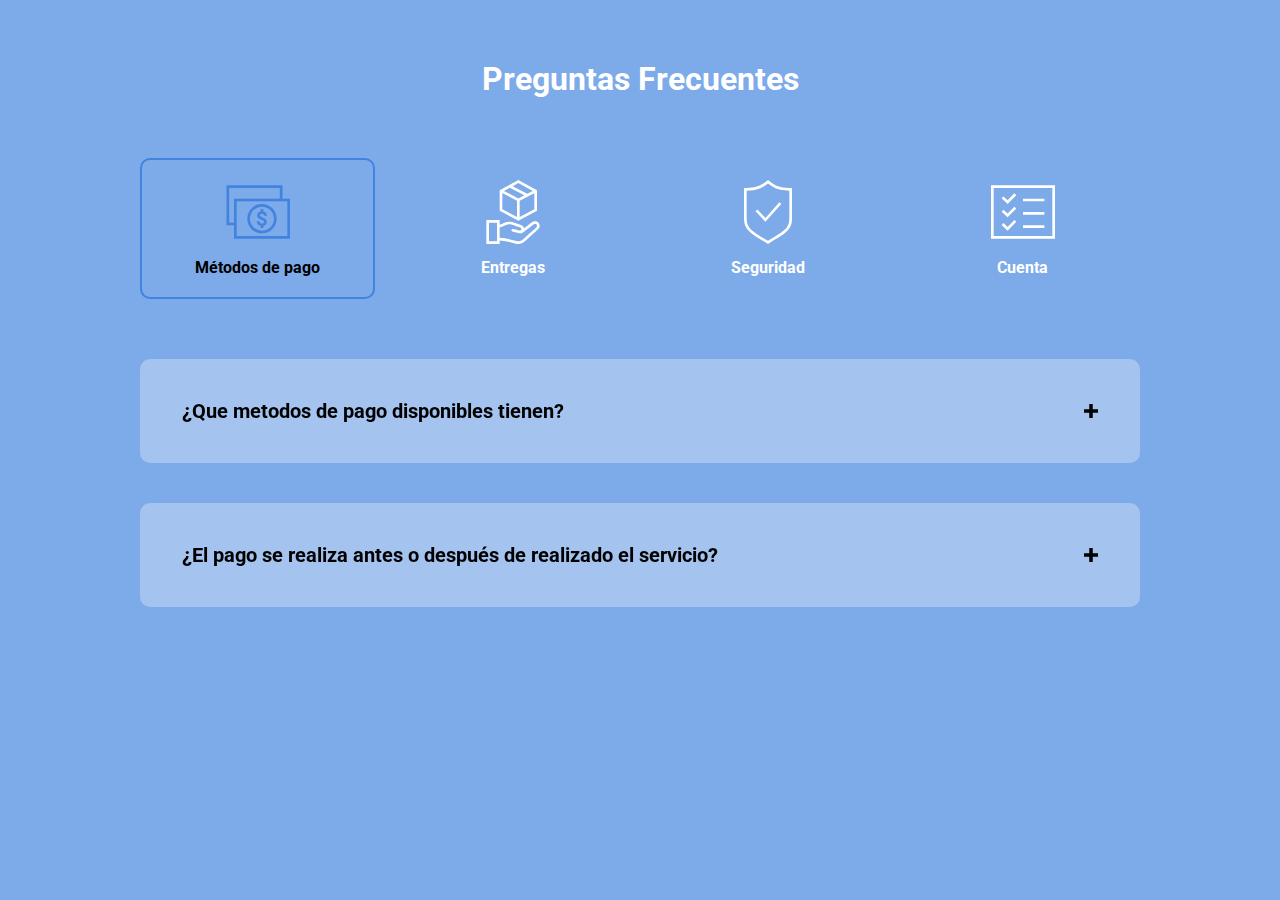
<file: faq.html>
<!DOCTYPE html>
<html lang="en">
<head>
	<meta charset="UTF-8">
	<meta name="viewport" content="width=device-width, initial-scale=1.0">
	<link rel="preconnect" href="https://fonts.gstatic.com">
	<link href="https://fonts.googleapis.com/css2?family=Roboto:wght@400;700&display=swap" rel="stylesheet">
	<link rel="icon" href="galeria/logorosnewpng.png">
	<link rel="stylesheet" href="css/estilosfaq.css">
	<title>Preguntas Frecuentes</title>
</head>
<body>
	<main>
		<h1 class="titulo">Preguntas Frecuentes</h1>
		<!--BARRA DE NAVEGACIÓN-->
		<div class="categorias" id="categorias">
			<div class="categoria activa" data-categoria="metodos-pago">
				<svg viewbox="0 0 24 24" xmlns="http://www.w3.org/2000/svg" fill-rule="evenodd" clip-rule="evenodd"><path d="M21.19 7h2.81v15h-21v-5h-2.81v-15h21v5zm1.81 1h-19v13h19v-13zm-9.5 1c3.036 0 5.5 2.464 5.5 5.5s-2.464 5.5-5.5 5.5-5.5-2.464-5.5-5.5 2.464-5.5 5.5-5.5zm0 1c2.484 0 4.5 2.016 4.5 4.5s-2.016 4.5-4.5 4.5-4.5-2.016-4.5-4.5 2.016-4.5 4.5-4.5zm.5 8h-1v-.804c-.767-.16-1.478-.689-1.478-1.704h1.022c0 .591.326.886.978.886.817 0 1.327-.915-.167-1.439-.768-.27-1.68-.676-1.68-1.693 0-.796.573-1.297 1.325-1.448v-.798h1v.806c.704.161 1.313.673 1.313 1.598h-1.018c0-.788-.727-.776-.815-.776-.55 0-.787.291-.787.622 0 .247.134.497.957.768 1.056.344 1.663.845 1.663 1.746 0 .651-.376 1.288-1.313 1.448v.788zm6.19-11v-4h-19v13h1.81v-9h17.19z"/></svg>
				<p>Métodos de pago</p>
			</div>
			<div class="categoria" data-categoria="entregas">
				<svg viewbox="0 0 24 24" xmlns="http://www.w3.org/2000/svg" fill-rule="evenodd" clip-rule="evenodd"><path d="M7 24h-5v-9h5v1.735c.638-.198 1.322-.495 1.765-.689.642-.28 1.259-.417 1.887-.417 1.214 0 2.205.499 4.303 1.205.64.214 1.076.716 1.175 1.306 1.124-.863 2.92-2.257 2.937-2.27.357-.284.773-.434 1.2-.434.952 0 1.751.763 1.751 1.708 0 .49-.219.977-.627 1.356-1.378 1.28-2.445 2.233-3.387 3.074-.56.501-1.066.952-1.548 1.393-.749.687-1.518 1.006-2.421 1.006-.405 0-.832-.065-1.308-.2-2.773-.783-4.484-1.036-5.727-1.105v1.332zm-1-8h-3v7h3v-7zm1 5.664c2.092.118 4.405.696 5.999 1.147.817.231 1.761.354 2.782-.581 1.279-1.172 2.722-2.413 4.929-4.463.824-.765-.178-1.783-1.022-1.113 0 0-2.961 2.299-3.689 2.843-.379.285-.695.519-1.148.519-.107 0-.223-.013-.349-.042-.655-.151-1.883-.425-2.755-.701-.575-.183-.371-.993.268-.858.447.093 1.594.35 2.201.52 1.017.281 1.276-.867.422-1.152-.562-.19-.537-.198-1.889-.665-1.301-.451-2.214-.753-3.585-.156-.639.278-1.432.616-2.164.814v3.888zm3.79-19.913l3.21-1.751 7 3.86v7.677l-7 3.735-7-3.735v-7.719l3.784-2.064.002-.005.004.002zm2.71 6.015l-5.5-2.864v6.035l5.5 2.935v-6.106zm1 .001v6.105l5.5-2.935v-6l-5.5 2.83zm1.77-2.035l-5.47-2.848-2.202 1.202 5.404 2.813 2.268-1.167zm-4.412-3.425l5.501 2.864 2.042-1.051-5.404-2.979-2.139 1.166z"/></svg>
				<p>Entregas</p>
			</div>
			<div class="categoria" data-categoria="seguridad">
				<svg viewbox="0 0 24 24" xmlns="http://www.w3.org/2000/svg" fill-rule="evenodd" clip-rule="evenodd"><path d="M12 0c-3.371 2.866-5.484 3-9 3v11.535c0 4.603 3.203 5.804 9 9.465 5.797-3.661 9-4.862 9-9.465v-11.535c-3.516 0-5.629-.134-9-3zm0 1.292c2.942 2.31 5.12 2.655 8 2.701v10.542c0 3.891-2.638 4.943-8 8.284-5.375-3.35-8-4.414-8-8.284v-10.542c2.88-.046 5.058-.391 8-2.701zm5 7.739l-5.992 6.623-3.672-3.931.701-.683 3.008 3.184 5.227-5.878.728.685z"/></svg>
				<p>Seguridad</p>
			</div>
			<div class="categoria" data-categoria="cuenta">
				<svg viewbox="0 0 24 24" xmlns="http://www.w3.org/2000/svg" fill-rule="evenodd" clip-rule="evenodd"><path d="M9.484 15.696l-.711-.696-2.552 2.607-1.539-1.452-.698.709 2.25 2.136 3.25-3.304zm0-5l-.711-.696-2.552 2.607-1.539-1.452-.698.709 2.25 2.136 3.25-3.304zm0-5l-.711-.696-2.552 2.607-1.539-1.452-.698.709 2.25 2.136 3.25-3.304zm10.516 11.304h-8v1h8v-1zm0-5h-8v1h8v-1zm0-5h-8v1h8v-1zm4-5h-24v20h24v-20zm-1 19h-22v-18h22v18z"/></svg>
				<p>Cuenta</p>
			</div>
		</div>

		<div class="preguntas">

			<!-- Preguntas Metodos de pago -->
			<div class="contenedor-preguntas activo" data-categoria="metodos-pago">
				<div class="contenedor-pregunta">
					<p class="pregunta">¿Que metodos de pago disponibles tienen? <img src="imgfaq/suma.svg" alt="Abrir Respuesta" /></p>
					<p class="respuesta">Lorem ipsum, dolor sit amet consectetur adipisicing elit. Lorem ipsum, dolor sit amet consectetur adipisicing elit. Voluptatum laborum porro voluptates, sequi aliquam mollitia! Nostrum eius iure sapiente, voluptates soluta adipisci, perferendis voluptatibus eligendi vel saepe harum. Consectetur, doloribus.adipisicing elit.</p>
				</div>
				<div class="contenedor-pregunta">
					<p class="pregunta">¿El pago se realiza antes o después de realizado el servicio? <img src="imgfaq/suma.svg" alt="Abrir Respuesta" /></p>
					<p class="respuesta">Lorem ipsum, dolor sit amet consectetur adipisicing elit. Voluptatum laborum porro voluptates, sequi aliquam mollitia! Nostrum eius iure sapiente, voluptates soluta adipisci, perferendis voluptatibus eligendi vel saepe harum. Consectetur, doloribus.adipisicing elit. Voluptatum laborum porro voluptates, sequi aliquam mollitia! Nostrum eius iure sapiente, voluptates soluta adipisci, perferendis voluptatibus eligendi vel saepe harum. Consectetur, doloribus.</p>
				</div>
			</div>

			<!-- Preguntas Entregas -->
			<div class="contenedor-preguntas" data-categoria="entregas">
				<div class="contenedor-pregunta">
					<p class="pregunta">¿Tienen recojos/entregas a domicilio? <img src="imgfaq/suma.svg" alt="Abrir Respuesta" /></p>
					<p class="respuesta">Lorem ipsum, dolor sit amet consectetur adipisicing elit. Voluptatum laborum porro voluptates, sequi aliquam mollitia! Nostrum eius iure sapiente, voluptates soluta adipisci, perferendis voluptatibus eligendi vel saepe harum. Consectetur, doloribus.adipisicing elit. Voluptatum laborum porro voluptates, sequi aliquam mollitia! Nostrum eius iure sapiente, voluptates soluta adipisci, perferendis voluptatibus eligendi vel saepe harum. Consectetur, doloribus.adipisicing elit. Voluptatum laborum porro voluptates, sequi aliquam mollitia! Nostrum eius iure sapiente, voluptates soluta adipisci, perferendis voluptatibus eligendi vel saepe harum. Consectetur, doloribus.</p>
				</div>
				<div class="contenedor-pregunta">
					<p class="pregunta">¿El plazo de realización del servicio incluye el tiempo estimado de entrega? <img src="imgfaq/suma.svg" alt="Abrir Respuesta" /></p>
					<p class="respuesta">Lorem ipsum, dolor sit amet consectetur adipisicing elit. Voluptatum laborum porro voluptates, sequi aliquam mollitia! Nostrum eius iure sapiente, voluptates soluta adipisci, perferendis voluptatibus eligendi vel saepe harum. Consectetur, doloribus.adipisicing elit. Voluptatum laborum porro voluptates, sequi aliquam mollitia! Nostrum eius iure sapiente, voluptates soluta adipisci, perferendis voluptatibus eligendi vel saepe harum. Consectetur, doloribus.</p>
				</div>
			</div>

			<!-- Preguntas Seguridad -->
			<div class="contenedor-preguntas" data-categoria="seguridad">
				<div class="contenedor-pregunta">
					<p class="pregunta">¿Como puedo saber si son confiables? <img src="imgfaq/suma.svg" alt="Abrir Respuesta" /></p>
					<p class="respuesta">Lorem ipsum, dolor sit amet consectetur adipisicing elit. Voluptatum laborum porro voluptates, sequi aliquam mollitia! Nostrum eius iure sapiente, voluptates soluta adipisci, perferendis voluptatibus eligendi vel saepe harum. Consectetur, doloribus.adipisicing elit. Voluptatum laborum porro voluptates, sequi aliquam mollitia! Nostrum eius iure sapiente, voluptates soluta adipisci, perferendis voluptatibus eligendi vel saepe harum. Consectetur, doloribus.adipisicing elit. Voluptatum laborum porro voluptates, sequi aliquam mollitia! Nostrum eius iure sapiente, voluptates soluta adipisci, perferendis voluptatibus eligendi vel saepe harum. Consectetur, doloribus.</p>
				</div>
				<div class="contenedor-pregunta">
					<p class="pregunta">¿Que pasa con mis datos personales? <img src="imgfaq/suma.svg" alt="Abrir Respuesta" /></p>
					<p class="respuesta">Lorem ipsum, dolor sit amet consectetur adipisicing elit. Voluptatum laborum porro voluptates, sequi aliquam mollitia! Nostrum eius iure sapiente, voluptates soluta adipisci, perferendis voluptatibus eligendi vel saepe harum. Consectetur, doloribus.adipisicing elit. Voluptatum laborum porro voluptates, sequi aliquam mollitia! Nostrum eius iure sapiente, voluptates soluta adipisci, perferendis voluptatibus eligendi vel saepe harum. Consectetur, doloribus.</p>
				</div>
			</div>

			<!-- Preguntas Cuenta -->
			<div class="contenedor-preguntas" data-categoria="cuenta">
				<div class="contenedor-pregunta">
					<p class="pregunta">¿Como puedo acceder a mis pedidos? <img src="imgfaq/suma.svg" alt="Abrir Respuesta" /></p>
					<p class="respuesta">Lorem ipsum, dolor sit amet consectetur adipisicing elit. Voluptatum laborum porro voluptates, sequi aliquam mollitia! Nostrum eius iure sapiente, voluptates soluta adipisci, perferendis voluptatibus eligendi vel saepe harum. Consectetur, doloribus.adipisicing elit. Voluptatum laborum porro voluptates, sequi aliquam mollitia! Nostrum eius iure sapiente, voluptates soluta adipisci, perferendis voluptatibus eligendi vel saepe harum. Consectetur, doloribus.adipisicing elit. Voluptatum laborum porro voluptates, sequi aliquam mollitia! Nostrum eius iure sapiente, voluptates soluta adipisci, perferendis voluptatibus eligendi vel saepe harum. Consectetur, doloribus.</p>
				</div>
				<div class="contenedor-pregunta">
					<p class="pregunta">¿Como puedo cambiar mi contraseña? <img src="imgfaq/suma.svg"" alt="Abrir Respuesta" /></p>
					<p class="respuesta">Lorem ipsum, dolor sit amet consectetur adipisicing elit. Voluptatum laborum porro voluptates, sequi aliquam mollitia! Nostrum eius iure sapiente, voluptates soluta adipisci, perferendis voluptatibus eligendi vel saepe harum. Consectetur, doloribus.adipisicing elit. Voluptatum laborum porro voluptates, sequi aliquam mollitia! Nostrum eius iure sapiente, voluptates soluta adipisci, perferendis voluptatibus eligendi vel saepe harum. Consectetur, doloribus.</p>
				</div>
			</div>
		</div>
	</main>

	<script src="js/categorias.js"></script>
	<script src="js/preguntasFrecuentes.js"></script>
</body>
</html>
</file>
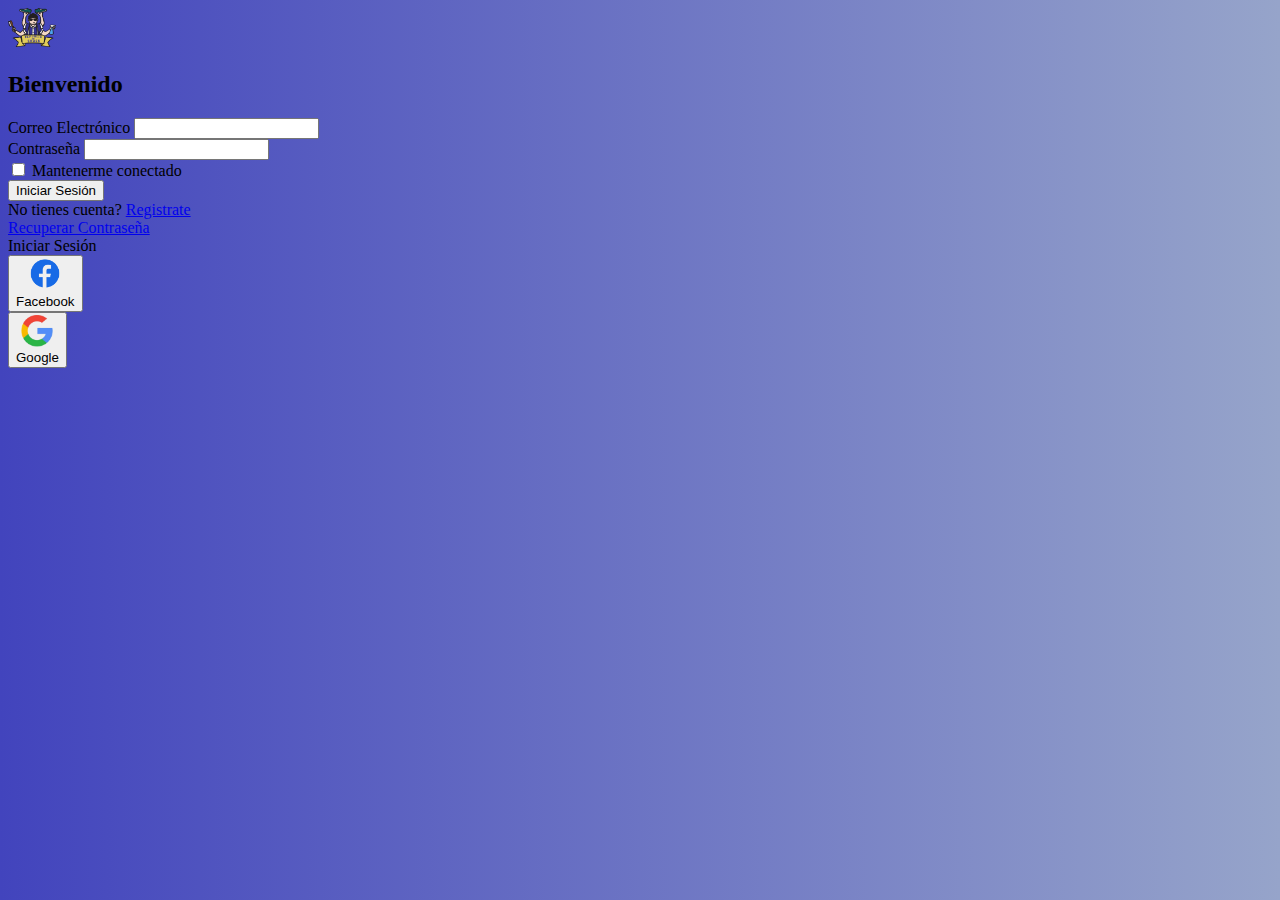
<file: inisesion.html>
<!DOCTYPE html>
<html lang="en">
<head>
    <meta charset="UTF-8">
    <meta http-equiv="X-UA-Compatible" content="IE=edge">
    <meta name="viewport" content="width=device-width, initial-scale=1.0">
    <link rel="icon" href="galeria/logorosnewpng.png">
    <title>Inicio de Sesión</title>
    <link href="https://cdn.jsdelivr.net/npm/bootstrap@5.3.0-alpha1/dist/css/bootstrap.min.css" rel="stylesheet" integrity="sha384-GLhlTQ8iRABdZLl6O3oVMWSktQOp6b7In1Zl3/Jr59b6EGGoI1aFkw7cmDA6j6gD" crossorigin="anonymous">

    <style>

        body{
            background: #2e49a3;
            background: linear-gradient(to right, #4244bd, #96a4ca);
        }
        .bg{
            background-image: url(media/imgform.jpg);
            background-position: center center;
        }
    </style>
</head>
<body>
    <!--ESTRUCTURA-->
    <div class="container w-75 bg-primary mt-5 rounded shadow">
        <div class="row align-items-stretch">
            <div class="col bg d-none d-lg-block col-md-5 col-lg-5 col-xl-6">

            </div>
            <div class="col bg-white p-5 rounded-end">
                <div class="text-end">
                    <img src="media/logorosnewpng.png" width="48" alt="">
                </div>

                <h2 class="fw-bold text-center py-5">Bienvenido</h2>

                <!-- INICIO DE SESION -->

                <form action="#">
                    <div class="mb-4">
                        <label for="email" class="form-label">Correo Electrónico</label>
                        <input type="email" class="form-control" name="email">
                    </div>
                    <div class="mb-4">
                        <label for="password" class="form-label">Contraseña</label>
                        <input type="password" class="form-control" name="password">
                    </div>
                    <div class="mb-4">
                        <input type="checkbox" name="connected" class="form-check-input">
                        <label for="connected" class="form-check-label">Mantenerme conectado</label>
                    </div>

                    <div class="d-grid">
                        <button type="submit" class="btn btn-primary" formaction="index.html">Iniciar Sesión</button>
                    </div>

                    <div class="my-3">
                        <span>No tienes cuenta? <a href="registro.html">Registrate</a></span> <br>
                        <span><a href=#>Recuperar Contraseña</a></span>
                    </div>
                </form>

                <!-- INICIO DE SESIÓN CON REDES SOCIALES -->

                <div class="container w-100 my-5">
                    <div class="row text-center">
                        <div class="col-12">Iniciar Sesión</div>
                    </div>
                    <div class="row">
                        <div class="col">
                            <button class="btn btn-outline-primary w-100 my-1">
                                <div class="row align-items-center">
                                    <div class="col-2 d-none d-md-block">
                                        <img src="media/facebook.png" width="32" alt="">
                                    </div>

                                    <div class="col-12 col-md-10 text-center">
                                        Facebook
                                    </div>
                                </div>
                            </button>
                        </div>
                        <div class="col">
                            <button class="btn btn-outline-danger w-100 my-1">
                                <div class="row align-items-center">
                                    <div class="col-2 d-none d-md-block">
                                        <img src="media/google.png" width="32" alt="">
                                    </div>

                                    <div class="col-12 col-md-10 text-center">
                                        Google
                                    </div>
                                </div>
                            </button>
                        </div>
                    </div>
                </div>
            </div>
        </div>
    </div>

    <script src="https://cdn.jsdelivr.net/npm/bootstrap@5.3.0-alpha1/dist/js/bootstrap.bundle.min.js" integrity="sha384-w76AqPfDkMBDXo30jS1Sgez6pr3x5MlQ1ZAGC+nuZB+EYdgRZgiwxhTBTkF7CXvN" crossorigin="anonymous"></script>
</body>
</html>
</file>
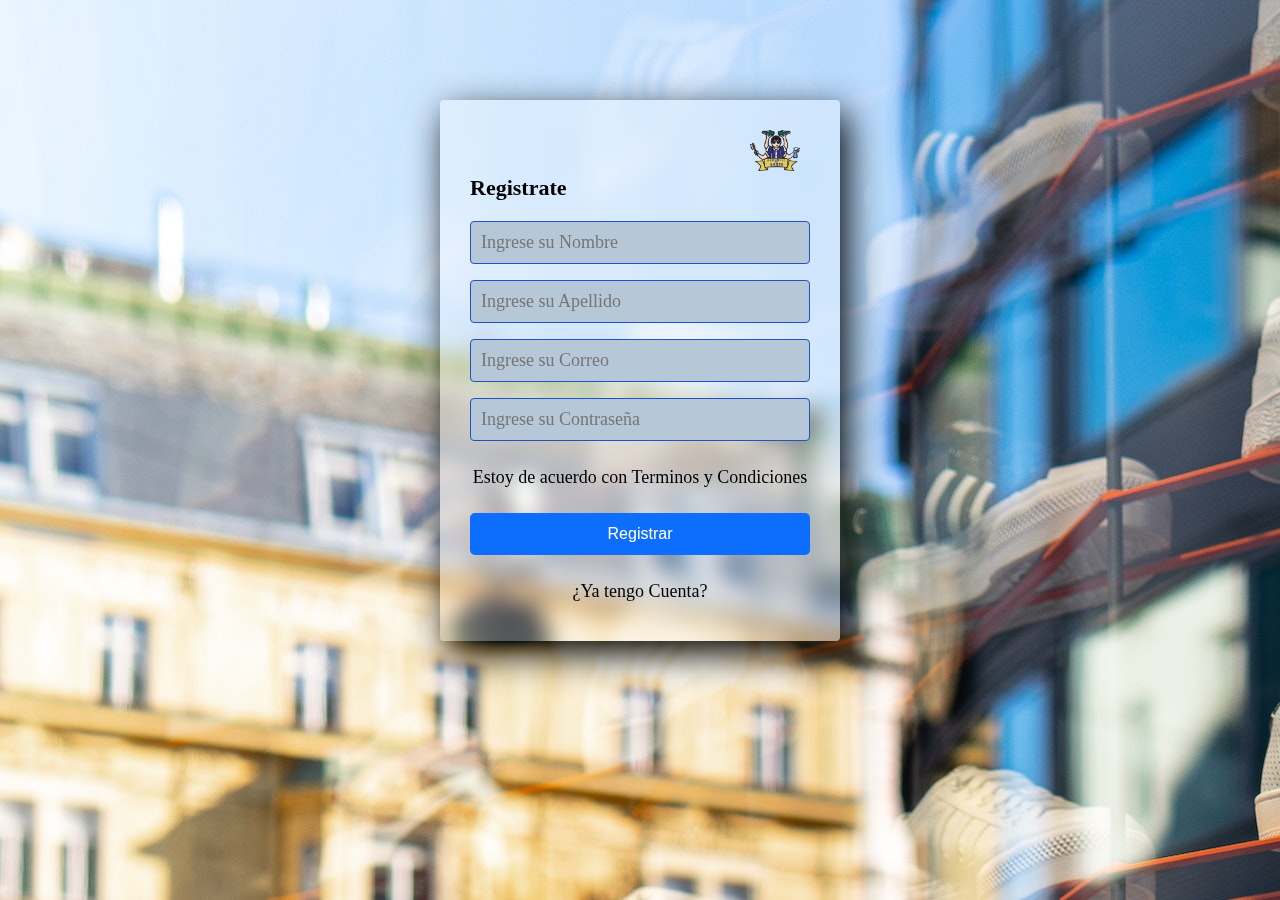
<file: registro.html>
<!DOCTYPE html>
<html lang="en">
<head>
    <meta charset="UTF-8">
    <meta http-equiv="X-UA-Compatible" content="IE=edge">
    <meta name="viewport" content="width=device-width, initial-scale=1.0">
    <link rel="icon" href="galeria/logorosnewpng.png">
    <title>Formulario de Registro</title>
    <link rel="stylesheet" href="css/estilosregistro.css">
</head>
<body>
  <section class="form-register">
    <img class="logo" src="media/logorosnewpng.png" alt="">
    <h4>Registrate</h4>
    <!--formulario de registro-->
    <form>
      <input class="controls" type="text" name="nombres" id="nombres" placeholder="Ingrese su Nombre">
      <input class="controls" type="text" name="apellidos" id="apellidos" placeholder="Ingrese su Apellido">
      <input class="controls" type="email" name="correo" id="correo" placeholder="Ingrese su Correo">
      <input class="controls" type="password" name="correo" id="correo" placeholder="Ingrese su Contraseña">
      <p>Estoy de acuerdo con <a href="#">Terminos y Condiciones</a></p>
      <input class="boton" type="submit" value="Registrar">
    </form>
    <p><a href="inisesion.html">¿Ya tengo Cuenta?</a></p>
  </section>
</body>
</html>
</file>
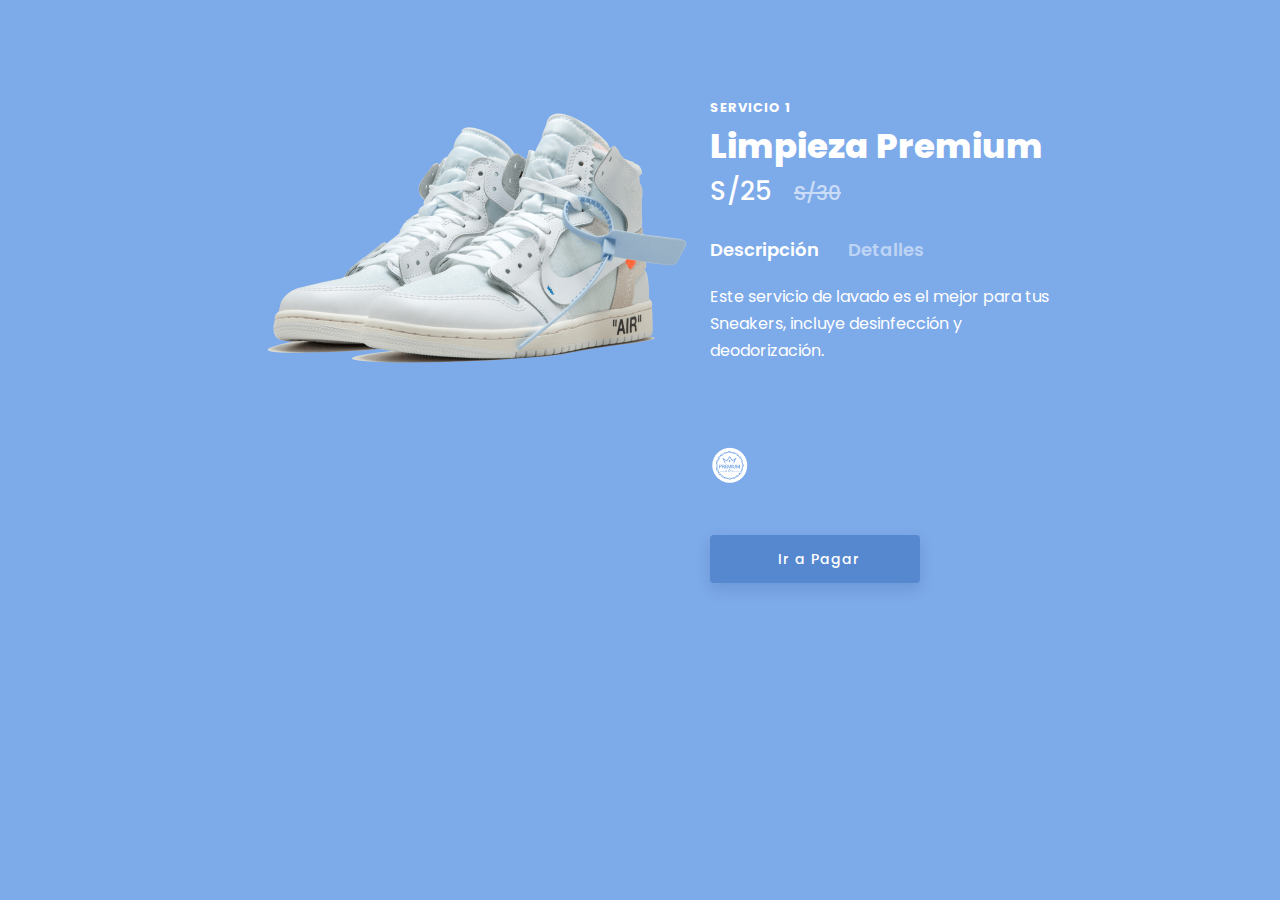
<file: paginasproducto/paginaproducto.html>
<!DOCTYPE html>
<html lang="en" >
<head>
  	<meta charset="UTF-8">
  	<title> Servicio 1 Republic Of Shoes </title>
	<link rel='stylesheet' href='https://unicons.iconscout.com/release/v2.1.9/css/unicons.css'>
	<link rel="stylesheet" href="estilospagprod.css">
	<link rel="icon" href="/media/logorosnewpng.png">
</head>
<body>
	<div class="section-fluid-main">
		<div class="section">
	      	<div class="info-wrap mob-margin">
	      		<p class="title-up">Servicio 1</p>
	      		<h2> Limpieza Premium </h2>
	      		<h4>S/25 <span>S/30</span></h4>	
	      		<div class="section-fluid">
	      			<input class="desc-btn" type="radio" id="desc-1" name="desc-btn" checked/>
	      			<label for="desc-1">Descripción</label> 
	      			<input class="desc-btn" type="radio" id="desc-2" name="desc-btn"/>
	      			<label for="desc-2">Detalles</label> 
		      		<div class="section-fluid desc-sec accor-1">
		      			<p>Este servicio de lavado es el mejor para tus Sneakers,
							incluye desinfección y deodorización.</p>
		      		</div>	
		      		<div class="section-fluid desc-sec accor-2">
			      		<div class="section-inline">
			      			<p><span>4</span>Días<br>Servicio</p>
			      		</div>	
			      		<div class="section-inline">
			      			<p><span>1</span>Día<br>Entrega</p>
			      		</div>
			      		<div class="section-inline">
			      			<p><span>Recojo/Entrega</span><br>no incluye</p>
			      		</div>
			      		<div class="section-inline">
			      			<p><span>IGV</span><br>no incluye</p>
			      		</div>
		      		</div>	
	      		</div>	
	      	</div>
	      	<div class="clearfix"></div>
	      	<input class="item-btn for-item-1" type="radio" id="item-1" name="item-btn" checked/>
	      	<label class="first-item" for="item-1"></label> 
	      	<div class="clearfix"></div>
	      	<div class="info-wrap">
				<a href="../pagos/index.html" class="btn"><i class="uil uil-shopping-cart icon"></i> Ir a Pagar</a>
	      	</div>
	      	<div class="img-wrap1 servicio-1"></div>		
		</div>
	</div>
</body>
</html>
</file>
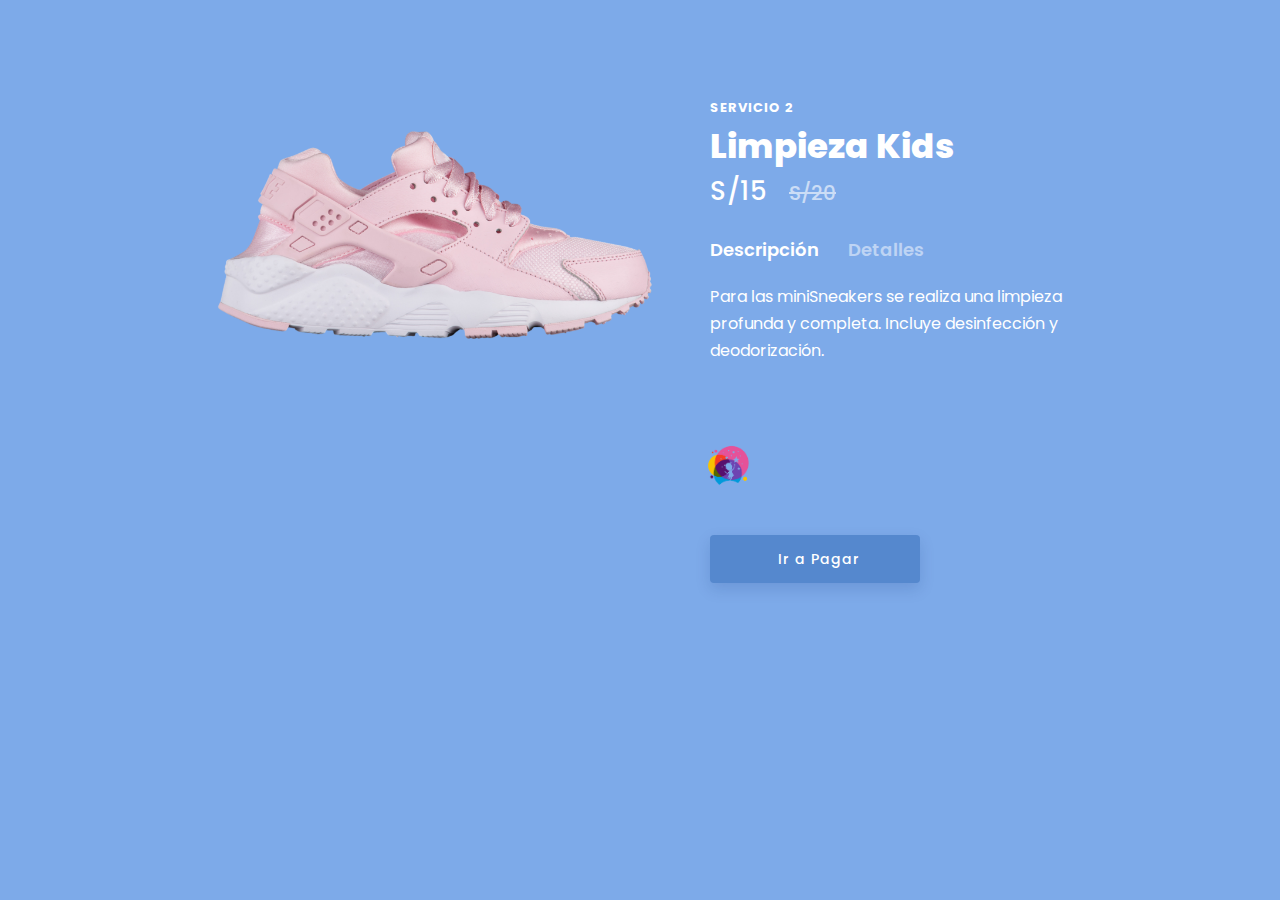
<file: paginasproducto/paginaproducto2.html>
<!DOCTYPE html>
<html lang="en" >
<head>
  	<meta charset="UTF-8">
  	<title> Servicio 2 Republic Of Shoes </title>
	<link rel='stylesheet' href='https://unicons.iconscout.com/release/v2.1.9/css/unicons.css'>
	<link rel="stylesheet" href="estilospagprod.css">
	<link rel="icon" href="galeria/logorosnewpng.png">
</head>
<body>
	<div class="section-fluid-main">
		<div class="section">
	      	<div class="info-wrap mob-margin">
	      		<p class="title-up">Servicio 2</p>
	      		<h2> Limpieza Kids </h2>
	      		<h4>S/15 <span>S/20</span></h4>	
	      		<div class="section-fluid">
	      			<input class="desc-btn" type="radio" id="desc-1" name="desc-btn" checked/>
	      			<label for="desc-1">Descripción</label> 
	      			<input class="desc-btn" type="radio" id="desc-2" name="desc-btn"/>
	      			<label for="desc-2">Detalles</label> 
		      		<div class="section-fluid desc-sec accor-1">
		      			<p>Para las miniSneakers se realiza una limpieza profunda y completa.
							Incluye desinfección y deodorización.</p>
		      		</div>	
		      		<div class="section-fluid desc-sec accor-2">
			      		<div class="section-inline">
			      			<p><span>2</span>Días<br>Servicio</p>
			      		</div>	
			      		<div class="section-inline">
			      			<p><span>1</span>Día<br>Entrega</p>
			      		</div>
			      		<div class="section-inline">
			      			<p><span>Recojo/Entrega</span><br>no incluye</p>
			      		</div>
			      		<div class="section-inline">
			      			<p><span>IGV</span><br>no incluye</p>
			      		</div>
		      		</div>	
	      		</div>	
	      	</div>
	      	<div class="clearfix"></div>
	      	<input class="item-btn for-item-2" type="radio" id="item-2" name="item-btn" checked/>
	      	<label class="second-item" for="item-2"></label> 
	      	<div class="clearfix"></div>
	      	<div class="info-wrap">
				<a href="../pagos/index.html" class="btn"><i class="uil uil-shopping-cart icon"></i> Ir a Pagar</a>
	      	</div>
	      	<div class="img-wrap2 servicio-2"></div>		
		</div>
	</div>
</body>
</html>
</file>
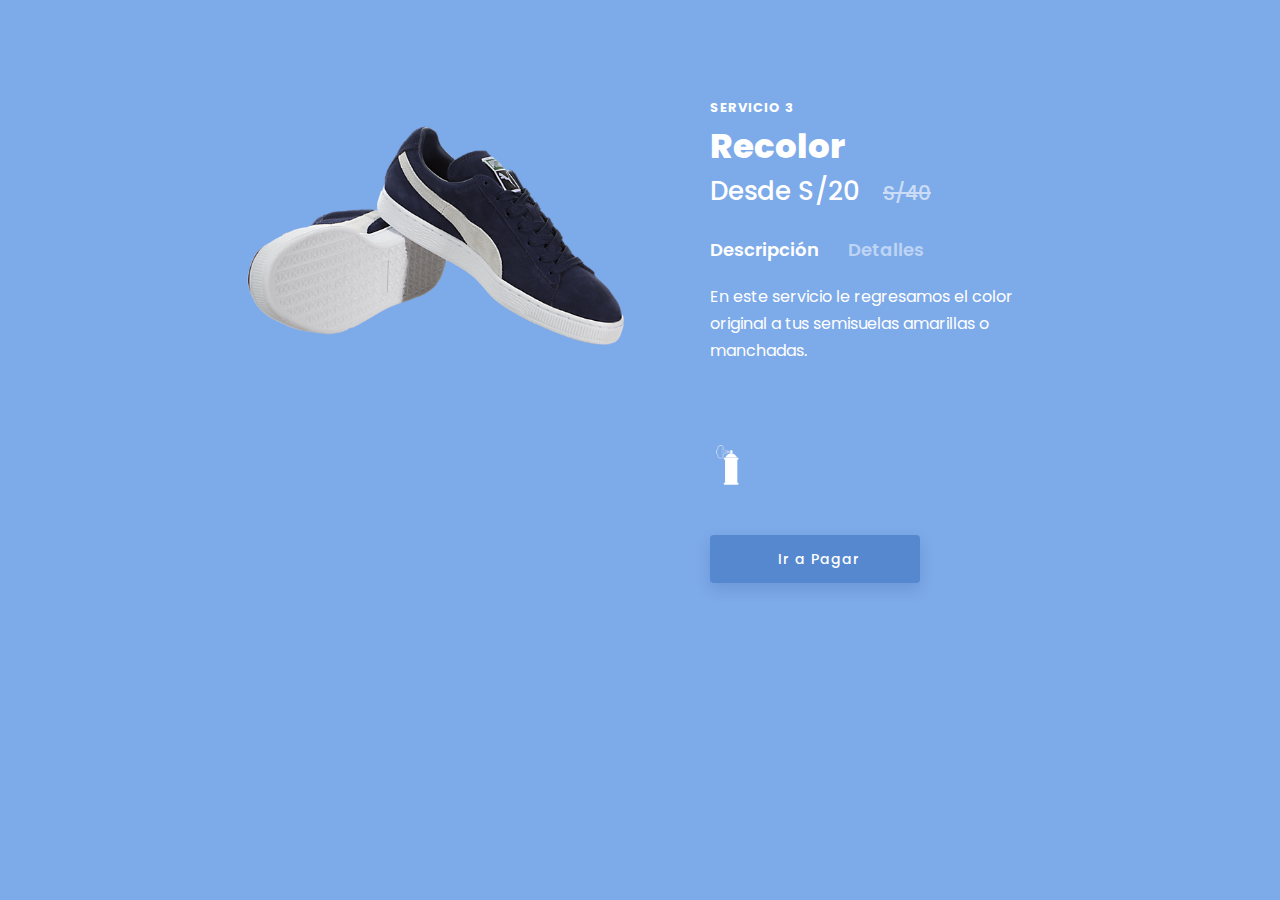
<file: paginasproducto/paginaproducto3.html>
<!DOCTYPE html>
<html lang="en" >
<head>
  	<meta charset="UTF-8">
  	<title> Servicio 3 Republic Of Shoes </title>
	<link rel='stylesheet' href='https://unicons.iconscout.com/release/v2.1.9/css/unicons.css'>
	<link rel="stylesheet" href="estilospagprod.css">
	<link rel="icon" href="galeria/logorosnewpng.png">
</head>
<body>
	<div class="section-fluid-main">
		<div class="section">
	      	<div class="info-wrap mob-margin">
	      		<p class="title-up">Servicio 3</p>
	      		<h2> Recolor </h2>
	      		<h4>Desde S/20 <span>S/40</span></h4>	
	      		<div class="section-fluid">
	      			<input class="desc-btn" type="radio" id="desc-1" name="desc-btn" checked/>
	      			<label for="desc-1">Descripción</label> 
	      			<input class="desc-btn" type="radio" id="desc-2" name="desc-btn"/>
	      			<label for="desc-2">Detalles</label> 
		      		<div class="section-fluid desc-sec accor-1">
		      			<p>En este servicio le regresamos el color original a tus semisuelas 
							amarillas o manchadas.</p>
		      		</div>	
		      		<div class="section-fluid desc-sec accor-2">
			      		<div class="section-inline">
			      			<p><span>7</span>Días<br>Servicio</p>
			      		</div>	
			      		<div class="section-inline">
			      			<p><span>1</span>Día<br>Entrega</p>
			      		</div>
			      		<div class="section-inline">
			      			<p><span>Recojo/Entrega</span><br>no incluye</p>
			      		</div>
			      		<div class="section-inline">
			      			<p><span>IGV</span><br>no incluye</p>
			      		</div>
		      		</div>	
	      		</div>	
	      	</div>
	      	<div class="clearfix"></div>
	      	<input class="item-btn for-item-3" type="radio" id="item-3" name="item-btn" checked/>
	      	<label class="third-item" for="item-3"></label> 
	      	<div class="clearfix"></div>
	      	<div class="info-wrap">
				<a href="../pagos/index.html" class="btn"><i class="uil uil-shopping-cart icon"></i> Ir a Pagar</a>
	      	</div>
	      	<div class="img-wrap3 servicio-3"></div>		
		</div>
	</div>
</body>
</html>
</file>
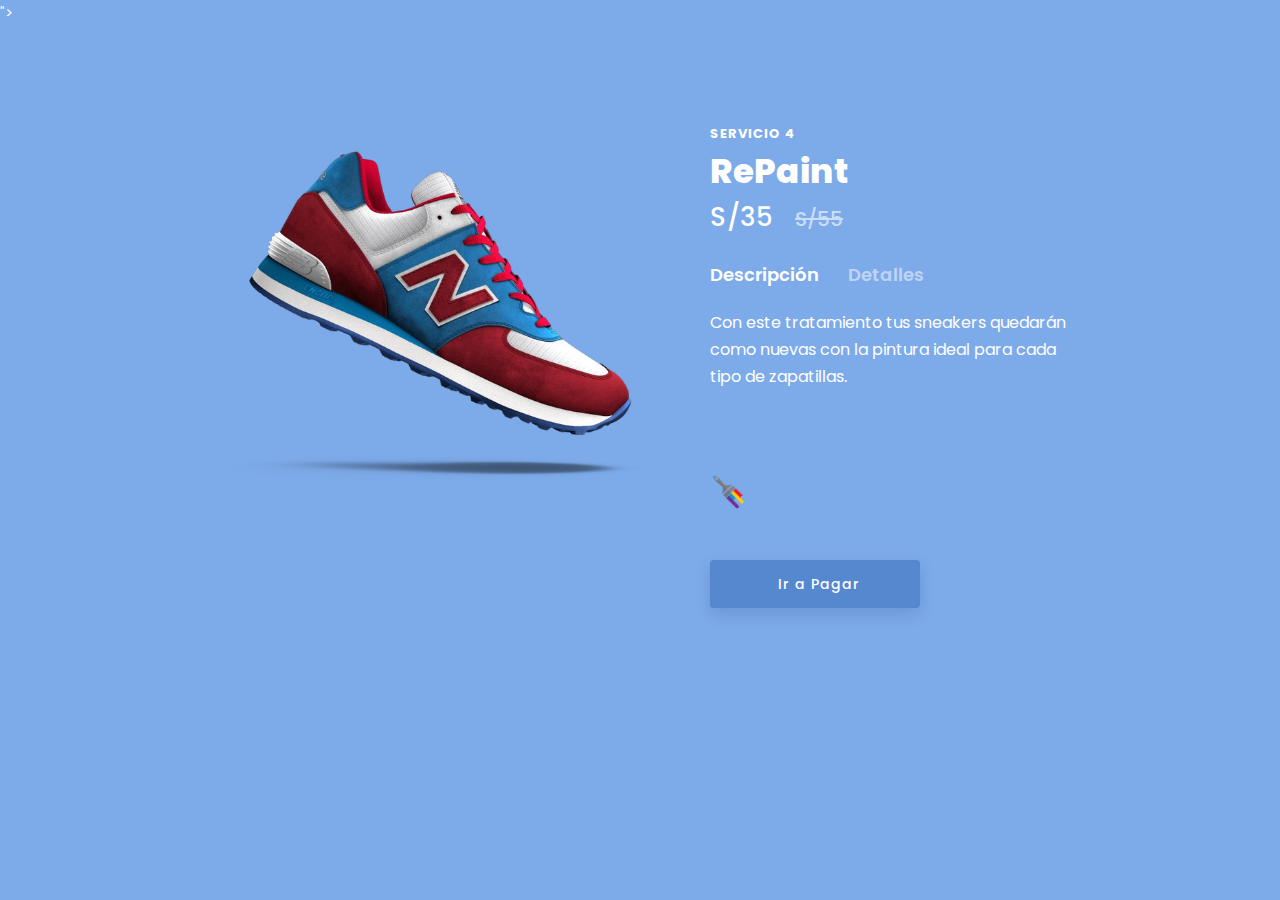
<file: paginasproducto/paginaproducto4.html>
<!DOCTYPE html>
<html lang="en" >
<head>
  	<meta charset="UTF-8">
  	<title> Servicio 4 Republic Of Shoes </title>">
	<link rel='stylesheet' href='https://unicons.iconscout.com/release/v2.1.9/css/unicons.css'>
	<link rel="stylesheet" href="estilospagprod.css">
	<link rel="icon" href="galeria/logorosnewpng.png">
</head>
<body>
	<div class="section-fluid-main">
		<div class="section">
	      	<div class="info-wrap mob-margin">
	      		<p class="title-up">Servicio 4</p>
	      		<h2> RePaint</h2>
	      		<h4>S/35 <span>S/55</span></h4>	
	      		<div class="section-fluid">
	      			<input class="desc-btn" type="radio" id="desc-1" name="desc-btn" checked/>
	      			<label for="desc-1">Descripción</label> 
	      			<input class="desc-btn" type="radio" id="desc-2" name="desc-btn"/>
	      			<label for="desc-2">Detalles</label> 
		      		<div class="section-fluid desc-sec accor-1">
		      			<p>Con este tratamiento tus sneakers quedarán como nuevas con la 
							pintura ideal para cada tipo de zapatillas.</p>
		      		</div>	
		      		<div class="section-fluid desc-sec accor-2">
			      		<div class="section-inline">
			      			<p><span>10</span>Días<br>Servicio</p>
			      		</div>	
			      		<div class="section-inline">
			      			<p><span>1</span>Día<br>Entrega</p>
			      		</div>
			      		<div class="section-inline">
			      			<p><span>Recojo/Entrega</span><br>no incluye</p>
			      		</div>
			      		<div class="section-inline">
			      			<p><span>IGV</span><br>no incluye</p>
			      		</div>
		      		</div>	
	      		</div>	
	      	</div>
	      	<div class="clearfix"></div>
	      	<input class="item-btn for-item-4" type="radio" id="item-4" name="item-btn" checked/>
	      	<label class="fourth-item" for="item-4"></label> 
	      	<div class="clearfix"></div>
	      	<div class="info-wrap">
				<a href="../pagos/index.html" class="btn"><i class="uil uil-shopping-cart icon"></i> Ir a Pagar</a>
	      	</div>
	      	<div class="img-wrap4 servicio-4"></div>		
		</div>
	</div>
</body>
</html>
</file>
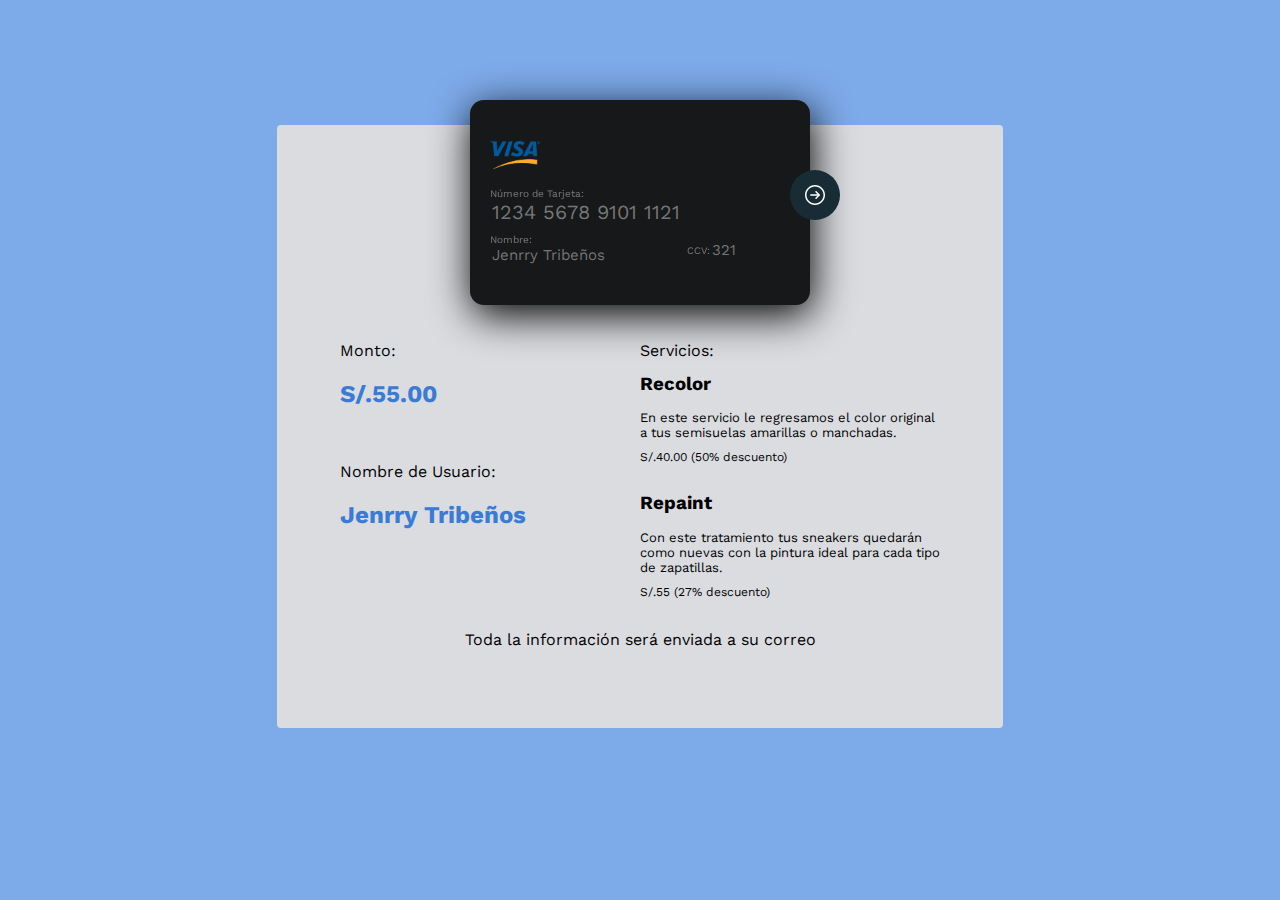
<file: pagosxunidad/ptarjeta.html>
<!DOCTYPE html>
<html lang="en">
<head>
    <meta charset="UTF-8">
    <meta http-equiv="X-UA-Compatible" content="IE=edge">
    <meta name="viewport" content="width=device-width, initial-scale=1.0">
    <link rel="stylesheet" href="/css/estilosptarjeta.css">
    <title>Document</title>
</head>
<body>
    <div class="container">
        <div class="card">
          <button class="proceed"><svg clip-rule="evenodd" fill-rule="evenodd" stroke-linejoin="round" stroke-miterlimit="2" class="sendicon" width="24" height="24" viewBox="0 0 24 24" xmlns="http://www.w3.org/2000/svg"><path d="m12.012 1.995c-5.518 0-9.998 4.48-9.998 9.998s4.48 9.998 9.998 9.998 9.997-4.48 9.997-9.998-4.479-9.998-9.997-9.998zm0 1.5c4.69 0 8.497 3.808 8.497 8.498s-3.807 8.498-8.497 8.498-8.498-3.808-8.498-8.498 3.808-8.498 8.498-8.498zm1.528 4.715s1.502 1.505 3.255 3.259c.146.147.219.339.219.531s-.073.383-.219.53c-1.753 1.754-3.254 3.258-3.254 3.258-.145.145-.336.217-.527.217-.191-.001-.383-.074-.53-.221-.293-.293-.295-.766-.004-1.057l1.978-1.977h-6.694c-.414 0-.75-.336-.75-.75s.336-.75.75-.75h6.694l-1.979-1.979c-.289-.289-.286-.762.006-1.054.147-.147.339-.221.531-.222.19 0 .38.071.524.215z" fill-rule="nonzero"/></svg></button>
         <img src="media/VISA-logo-62D5B26FE1-seeklogo.com.png" class="logo-card">
       <label>Número de Tarjeta:</label>
       <input id="user" type="text" class="input cardnumber"  placeholder="1234 5678 9101 1121">
       <label>Nombre:</label>
       <input class="input name"  placeholder="Jenrry Tribeños">
       <label class="toleft">CCV:</label>
       <input class="input toleft ccv" placeholder="321">
        </div>
        <div class="boleta">
          <div class="col"><p>Monto:</p>
          <h2 class="costo">S/.55.00</h2><br>
          <p>Nombre de Usuario:</p>
          <h2 class="usuario">Jenrry Tribeños</h2>
          </div>
          <div class="col">
            <p>Servicios:</p>
            <h3 class="compra-items">Recolor</h3>
            <p class="compra-items description">En este servicio le regresamos el color original a tus semisuelas amarillas o manchadas.</p>
            <p class="compra-items price">S/.40.00 (50% descuento)</p><br>
            <h3 class="compra-items">Repaint</h3>
            <p class="compra-items description">Con este tratamiento tus sneakers quedarán como nuevas con la pintura ideal para cada tipo de zapatillas.</p>
            <p class="compra-items price">S/.55 (27% descuento)</p><br>
          </div>
          <p class="comprobacion">Toda la información será enviada a su correo</p>
        </div>
      </div>
</body>
</html>
</file>
<file: css/estilosfaq.css>
:root {
	--primario: #1163d78b;
	--imagen: #ffffff;
	--sombra: 0 0 13px 0 rgba(185,185,185, .25);
}

* {
	box-sizing: border-box;
	margin: 0;
	padding: 0;
}

body {
	background: var(--primario);
	font-family: 'Roboto', sans-serif;
}

main {
	max-width: 1000px;
	width: 90%;
	margin: 40px auto;
}

.titulo {
	color: #ffffff;
	font-weight: 700;
	text-align: center;
	margin: 60px 0;
}

/*! =================================================*/
/*! ============= Categorias ============= */
/*! =================================================*/
.categorias {
	display: grid;
	grid-template-columns: repeat(4, 1fr);
	gap: 20px;
	margin-bottom: 60px;
}

.categoria {
	cursor: pointer;
	text-align: center;
	padding: 20px;
	border-radius: 10px;
	font-weight: 700;
	color: var(--imagen);
	border: 2px solid transparent;
	transition: .3s ease all;
}

.categoria:hover {
	box-shadow: var(--sombra);
	color: #000;
}

.categoria:hover path {
	fill: var(--primario);
}

.categoria svg {
	width: 64px;
	margin-bottom: 10px;
}

.categoria path {
	fill: var(--imagen);
	transition: .3s ease all;
}

.categoria.activa {
	border: 2px solid var(--primario);
	color: #000;
}

.categoria.activa path {
	fill: var(--primario);
}

/*! =================================================*/
/*! ============= Contenedor Preguntas ============= */
/*! =================================================*/
.contenedor-preguntas {
	display: none;
	grid-template-columns: 1fr;
	gap: 40px;
}

.contenedor-preguntas.activo {
	display: grid;
}

.contenedor-pregunta {
	background-color: rgba(255, 255, 255, 0.3);
	backdrop-filter: blur(10px);
	padding: 40px;
	border: 2px solid transparent;
	border-radius: 10px;
	overflow: hidden;
	transition: .3s ease all;
	cursor: pointer;
}

.contenedor-pregunta:hover {
	box-shadow: var(--sombra);
}

.contenedor-pregunta.activa {
	border: 2px solid var(--primario);
}

/*! =================================================*/
/*! ============= Preguntas ============= */
/*! =================================================*/
.pregunta {
	font-weight: 700;
	font-size: 20px;
	line-height: 20px;
	display: flex;
	justify-content: space-between;
	align-items: center;
}

.pregunta img {
	width: 14px;
}

.respuesta {
	color: #808080;
	line-height: 30px;
	max-height: 0;
	opacity: 0;
	transition: .3s ease all;
}

.contenedor-pregunta.activa .respuesta {
	opacity: 1;
	margin-top: 20px;
}

.contenedor-pregunta.activa img {
	transform: rotate(45deg);
}

/*! =================================================*/
/*! ============= Responsive Design ============= */
/*! =================================================*/
@media screen and (max-width: 820px){
	.categorias {
		grid-template-columns: 1fr 1fr;
	}

	.categoria {
		padding: 10px;
		display: flex;
		align-items: center;
		justify-content: center;
		border-radius: 5px;
	}

	.categoria svg {
		width: 30px;
		margin-right: 10px;
		margin-bottom: 0;
	}
}

@media screen and (max-width: 500px){
	.categorias {
		grid-template-columns: 1fr;
	}
}
</file>
<file: css/estilosregistro.css>
*{
    margin: 0;
    padding: 0;
    box-sizing: border-box;
}
  
body {
    background: url(../media/imgform.jpg)
}

.logo{
    width: 50px;
    height: auto;
    margin-left: 280px;
}
  
.form-register {
    width: 400px;
    background-color: rgba(255, 255, 255, 0.3);
	backdrop-filter: blur(10px);
    padding: 30px;
    margin: auto;
    margin-top: 100px;
    border-radius: 4px;
    font-family: 'calibri';
    color: white;
    box-shadow: 7px 13px 37px #000;
}
  
.form-register h4 {
    font-size: 22px;
    margin-bottom: 20px;
    color: rgb(0, 0, 0);
}
  
.controls {
    width: 100%;
    background: #b6c7d8;
    padding: 10px;
    border-radius: 4px;
    margin-bottom: 16px;
    border: 1px solid #1f53c5;
    font-family: 'calibri';
    font-size: 18px;
    color: rgb(0, 0, 0);
}
.form-register p {
    height: 40px;
    text-align: center;
    font-size: 18px;
    line-height: 40px;
    color: rgb(0, 0, 0);
}
  
.form-register a {
    color: rgb(0, 0, 0);
    text-decoration: none;
}
  
.form-register a:hover {
    color: rgb(80, 75, 75);
    text-decoration: underline;
}
  
.form-register .boton {
    width: 100%;
    background: #0d6efd;
    border: none;
    padding: 12px;
    color: white;
    margin: 16px 0;
    font-size: 16px;
    border-radius: 5px;
    cursor: pointer;
}
.form-register .boton:hover {
    background: #0b5ed7;
    transition: all 0.5s;
}
</file>
<file: paginasproducto/estilospagprod.css>
@import url('https://fonts.googleapis.com/css?family=Poppins:400,500,600,700,800,900');
*,
*::before,
*::after {
  box-sizing: border-box;
}
body{
	font-family: 'Poppins', sans-serif;
	font-weight: 400;
	font-size: 15px;
	line-height: 1.7;
	color: #fff;
  	background-color: #1163d78b;
    min-height: 100vh;
    margin: 0;
    padding: 0;
    overflow-x: none;
}
p{
	font-family: 'Poppins', sans-serif;
	font-weight: 400;
	font-size: 16px;
	line-height: 1.7;
	color: #fff;
  margin: 0;
}
.section-fluid-main{
  position: relative;
  display: block;
  width: 100%;
  overflow: hidden;
}
.section{
  position: relative;
  max-width: calc(100% - 40px);
  width: 860px;
  margin: 0 auto;
  display: -ms-flexbox;
  display: flex;
  -ms-flex-wrap: wrap;
  flex-wrap: wrap;
  padding: 100px 0;
}
.section-fluid{
  position: relative;
  width: 100%;
  display: block;
}

[type="radio"]:checked,
[type="radio"]:not(:checked){
  position: absolute;
  visibility: hidden;
}
.item-btn:checked + label,
.item-btn:not(:checked) + label{
  position: relative;
  height: 40px;
  transition: all 200ms linear;
  border-radius: 4px;
  width: 40px;
  overflow: hidden;
  border: none;
  cursor: pointer;
  color: #ffeba7;
  margin-right: 10px;
  z-index: 10;
  background-position: center;
  background-size: cover;
}
.item-btn:checked + label{
  transform: scale(1.1);
}
label.first-item{
  margin-left: 500px;
  background-image: url('pagproductoimgs/premiumicon.png');
  margin-top: 50px;
}

label.first-item:hover{
  transform: scale(2.0);
  transition: 0.3 all;
}

.img-wrap1{
  position: absolute;
  top: 100px;
  left: 0;
  width: 500px;
  height: 410px;
  display: inline-block;
  z-index: 9;
  transition: all 550ms linear;
  transition-delay: 100ms;
  background-position: center top;
  background-size: 100%;
  background-repeat: no-repeat;
  background-image: url('pagproductoimgs/premium2.png');
  opacity: 0;
}
.for-item-1:checked ~ .img-wrap1.servicio-1{
  opacity: 1;
  animation: shake 0.7s cubic-bezier(.36,.07,.19,.97) both;
}

label.second-item{
  margin-left: 500px;
  background-image: url('pagproductoimgs/kidsicon.png');
  margin-top: 50px;
}

label.second-item:hover{
  transform: scale(2.0);
  transition: 0.3 all;
}

.img-wrap2{
  position: absolute;
  top: 10px;
  left: 0;
  width: 450px;
  height: 360px;
  display: inline-block;
  z-index: 9;
  transition: all 550ms linear;
  transition-delay: 100ms;
  background-position: center top;
  background-size: 100%;
  background-repeat: no-repeat;
  background-image: url('pagproductoimgs/kids.png');
  opacity: 0;
}
.for-item-2:checked ~ .img-wrap2.servicio-2{
  opacity: 1;
  animation: shake 0.7s cubic-bezier(.36,.07,.19,.97) both;
}
label.third-item{
  margin-left: 500px;
  background-image: url('pagproductoimgs/recoloricon.png');
  margin-top: 50px;
}

label.third-item:hover{
  transform: scale(2.0);
  transition: 0.3 all;
}

.img-wrap3{
  position: absolute;
  top: 10px;
  left: 0;
  width: 450px;
  height: 360px;
  display: inline-block;
  z-index: 9;
  transition: all 550ms linear;
  transition-delay: 100ms;
  background-position: center top;
  background-size: 100%;
  background-repeat: no-repeat;
  background-image: url('pagproductoimgs/recolor.png');
  opacity: 0;
}
.for-item-3:checked ~ .img-wrap3.servicio-3{
  opacity: 1;
  animation: shake 0.7s cubic-bezier(.36,.07,.19,.97) both;
}
label.fourth-item{
  margin-left: 500px;
  background-image: url('pagproductoimgs/repaintlogo.png');
  margin-top: 50px;
}

label.fourth-item:hover{
  transform: scale(2.0);
  transition: 0.3 all;
}

.img-wrap4{
  position: absolute;
  top: 100px;
  left: 0;
  width: 450px;
  height: 360px;
  display: inline-block;
  z-index: 9;
  transition: all 550ms linear;
  transition-delay: 100ms;
  background-position: center top;
  background-size: 100%;
  background-repeat: no-repeat;
  background-image: url('pagproductoimgs/repaint.png');
  opacity: 0;
}
.for-item-4:checked ~ .img-wrap4.servicio-4{
  opacity: 1;
  animation: shake 0.7s cubic-bezier(.36,.07,.19,.97) both;
}

@keyframes shake {
  10%, 90% {
    transform: translate3d(-1px, 0, 0) rotate(-1deg);
  }  
  20%, 80% {
    transform: translate3d(2px, 0, 0) rotate(2deg);
  }
  30%, 50%, 70% {
    transform: translate3d(-3px, 0, 0) rotate(-3deg);
  }
  40%, 60% {
    transform: translate3d(3px, 0, 0) rotate(3deg);
  }
}

.info-wrap{
  position: relative;
  margin-left: 500px;
  z-index: 10;
  display: block;
  text-align: left;
}
.title-up {
  font-family: 'Poppins', sans-serif;
  font-weight: 700;
  text-transform: uppercase;
  letter-spacing: 1px;
  font-size: 13px;
  line-height: 1.2;
  color: #fff;
  margin-top: 0;
  margin-bottom: 10px;
}
h2{
  font-family: 'Poppins', sans-serif;
  font-weight: 800;
  font-size: 34px;
  line-height: 1.2;
  color: #fff;
  margin-top: 0;
  margin-bottom: 10px;
}
h4{
  font-family: 'Poppins', sans-serif;
  font-weight: 500;
  font-size: 26px;
  line-height: 1.2;
  color: #fff;
  margin-top: 0;
  margin-bottom: 30px;
}
h4 span{
  text-decoration: line-through;
  font-size: 20px;
  opacity: 0.6;
  padding-left: 15px;
}
.desc-btn:checked + label,
.desc-btn:not(:checked) + label{
  position: relative;
  transition: all 200ms linear;
  display: inline-block;
  border: none;
  cursor: pointer;
  color: #ffeba7;
  font-family: 'Poppins', sans-serif;
  font-weight: 600;
  font-size: 18px;
  line-height: 1.2;
  color: #fff;
  margin-right: 25px;
  opacity: 0.5;
}
.desc-btn:checked + label{
  opacity: 1;
}
.desc-btn:not(:checked) + label:hover {
  opacity: 0.8;
}

.desc-sec {
  padding-top: 20px;
  padding-bottom: 30px;
  transition: all 250ms linear;
  opacity: 0;
  overflow: hidden;
  pointer-events: none;
  transform: translateY(20px);
}
.desc-sec.accor-2 {
  position: absolute;
  top: 25px;
  left: 0;
  width: 100%;
  z-index: 2;
}
#desc-1:checked ~ .desc-sec.accor-1 {
  opacity: 1;
  pointer-events: auto;
  transform: translateY(0);
}
#desc-2:checked ~ .desc-sec.accor-2 {
  opacity: 1;
  pointer-events: auto;
  transform: translateY(0);
}
.section-inline{
  position: relative;
  display: inline-block;
  margin-right: 20px;
}
.section-inline p span{
  font-size: 30px;
  line-height: 1.1;
}

.btn{
  position: relative;
  font-family: 'Poppins', sans-serif;
  font-weight: 500;
  font-size: 14px;
  line-height: 2;
  height: 48px;
  border-radius: 4px;
  width: 210px;
  letter-spacing: 1px;
  display: inline-flex;
  -webkit-align-items: center;
  -moz-align-items: center;
  -ms-align-items: center;
  align-items: center;
  -webkit-justify-content: center;
  -moz-justify-content: center;
  -ms-justify-content: center;
  justify-content: center;
  border: none;
  cursor: pointer;
  overflow: hidden;
  background-color: transparent;
  color: #fff;
  box-shadow: 0 6px 15px 0 rgba(16,39,112,.15);
  transition: all 250ms linear;
  text-decoration: none;
  margin-top: 50px;
}
.icon {
  padding-right: 7px;
  font-size: 20px;
}
.btn:before{
  position: absolute;
  top: 0;
  left: 0;
  width: 100%;
  height: 100%;
  content: '';
  z-index: -1;
  background-color: #487dc4c0;
  transition: background-color 250ms 300ms ease;
}
.btn:hover{
  box-shadow: 0 12px 35px 0 rgba(16,39,112,.25);
  background-color: #000;
}

.clearfix {
  width: 100%;
}
.clearfix::after {
  display: block;
  clear: both;
  content: "";
}


@media screen and (max-width: 991px) {
  .section{
    margin: 0 auto;
    text-align: center;
    max-width: calc(100% - 40px);
    width: 80%;
  }
  label.first-color{
    margin-left: 0;
  }
  .info-wrap{
    margin-left: 0;
    width: 500px;
    margin: 0 auto;
    text-align: center;
  }
  .img-wrap{
    width: 445px;
    height: 388px;
    left: 50%;
    margin-left: -220px;
  }
  .mob-margin {
    margin-top: 320px;
  }
  .desc-btn:checked + label,
  .desc-btn:not(:checked) + label{
    margin-right: 15px;
    margin-left: 15px;
  }
  .item-btn:checked + label,
  .item-btn:not(:checked) + label{
    height: 40px;
    width: 40px;
    margin: 5px auto;
    text-align: center;
    top: 30px;
  }
  .section-inline{
    margin: 0 5px;
  }
}

@media screen and (max-width: 575px) {
  .section{
    width: 420px;
  }
  .info-wrap{
    width: 420px;
  }
  .item-btn:checked + label,
  .item-btn:not(:checked) + label{
    height: 40px;
    width: 40px;
    right: 100px;
  }
  .section-inline p span{
    font-size: 24px;
    line-height: 1.1;
  }
  .section-inline p{
    font-size: 14px;
  }
}
</file>
<file: css/estilosptarjeta.css>
@import url('https://fonts.googleapis.com/css?family=Work+Sans');
body{
font-family: 'Work Sans', sans-serif;
background: #1163d78b; 
}

.container{
    margin-top: 100px;
}
.card{
  background:#16181a;  
  border-radius:14px; 
  max-width: 300px; 
  display:block; 
  margin:auto;
  padding:60px; 
  padding-left:20px; 
  padding-right:20px;
  box-shadow: 2px 10px 40px black; 
  z-index:99;
}

.logo-card{max-width:50px; margin-bottom:15px; margin-top: -19px;}

label{display:flex; font-size:10px; color:white; opacity:.4;}

input{font-family: 'Work Sans', sans-serif;background:transparent; border:none; border-bottom:1px solid transparent; color:#dbdce0; transition: border-bottom .4s;}
input:focus{border-bottom:1px solid #1163d78b; outline:none;}
.cardnumber{display:block; font-size:20px; margin-bottom:8px; }

.name{display:block; font-size:15px; max-width: 200px; float:left; margin-bottom:15px;}

.toleft{float:left;}
.ccv{width:50px; margin-top:-5px; font-size:15px;}

.boleta{background: #dbdce0; border-radius:4px; padding:5%; padding-top:200px; max-width:600px; display:block; margin:auto; margin-top:-180px; z-index:-999; position:relative;}

.col{width:50%; float:left;}
.compra-item{background:#f5f5f5; padding:2px;}
.compra-items{margin-top:-3px;}

.costo{color:#3a7bd5;}
.usuario{color: #3a7bd5;}
.description{font-size: 13px;}
.price{font-size:12px;}
.comprobacion{text-align:center;}
.proceed{position:absolute; transform:translate(300px, 10px); width:50px; height:50px; border-radius:50%; background:#172c35; border:none;color:white; transition: box-shadow .2s, transform .4s; cursor:pointer;}
.proceed:active{outline:none; }
.proceed:focus{outline:none;box-shadow: inset 0px 0px 5px white;}
.sendicon{filter:invert(100%); padding-top:2px;}
@media (max-width: 600px){
  .proceed{transform:translate(250px, 10px);}
  .col{display:block; margin:auto; width:100%; text-align:center;}
}
</file>
